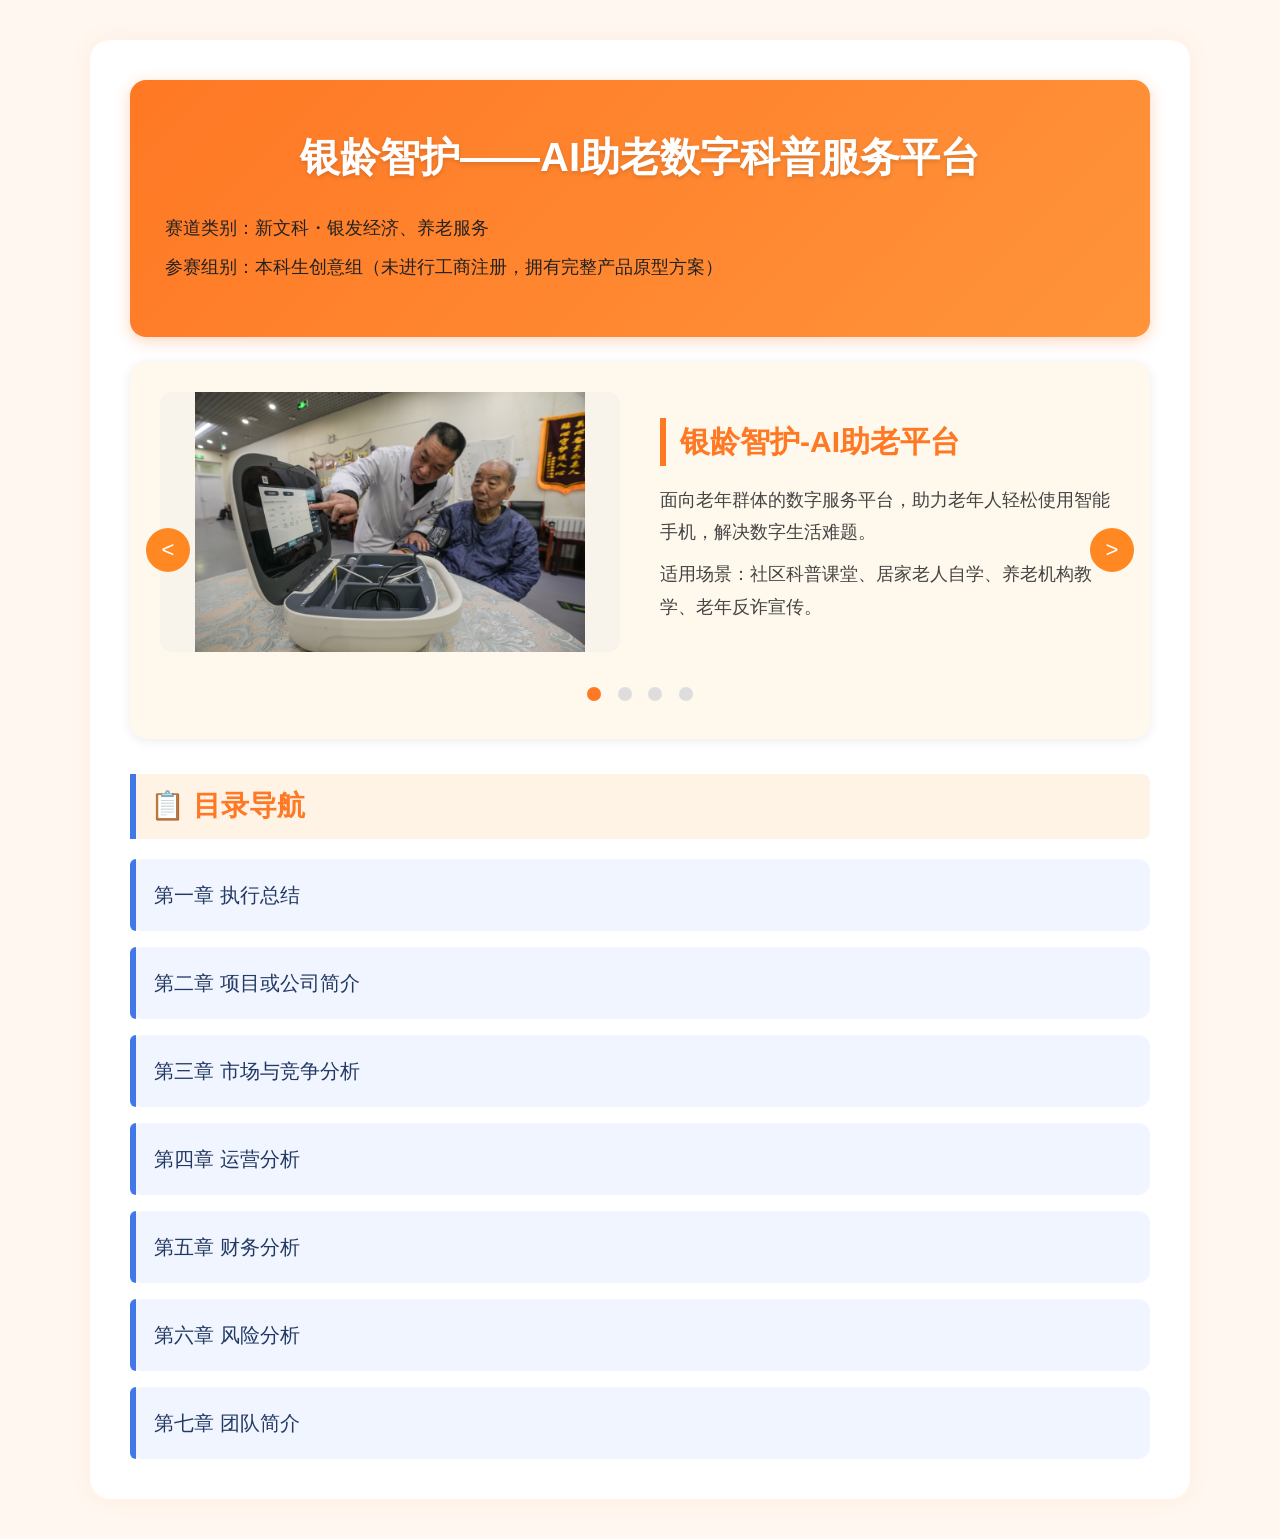
<file: ylzh-source/index.html>
<!DOCTYPE html>
<html lang="zh-CN">
<head>
    <meta charset="UTF-8">
    <meta name="viewport" content="width=device-width, initial-scale=1.0">
    <title>银龄智护｜AI助老数字科普服务平台</title>
    <style>
        * {
            margin: 0;
            padding: 0;
            box-sizing: border-box;
        }

        body {
            font-family: "Microsoft YaHei", "PingFang SC", sans-serif;
            background-color: #fff7f0; /* 页面最外层浅橙底色 */
            color: #333;
            line-height: 1.6;
            padding: 40px 20px;
        }
        /* 外层白色大圆角卡片，全部内容装在这里面 */
        .page-wrap {
            max-width: 1100px;
            margin: 0 auto;
            background: #ffffff;
            border-radius: 20px;
            padding: 40px;
            box-shadow: 0 0 22px rgba(255,120,36,0.08);
        }

        /* 顶部橙色标题块 */
        .page-header {
            background: linear-gradient(135deg, #ff7824, #ff943b);
            border-radius: 16px;
            padding: 45px 35px;
            margin-bottom: 25px;
            box-shadow: 0 4px 15px rgba(255, 120, 36, 0.3);
        }

        .page-header h1 {
            color: #ffffff;
            text-align: center;
            font-size: 40px;
            font-weight: bold;
            margin-bottom: 25px;
            text-shadow: 0 2px 4px rgba(0, 0, 0, 0.15);
        }

        .meta-info p {
            color: #222222;
            font-size: 18px;
            margin: 10px 0;
            font-weight: 500;
        }

        /* 轮播容器 */
        .slider-wrap {
            position: relative;
            overflow: hidden;
            border-radius: 16px;
            background: #fff8ec;
            padding: 30px;
            margin-bottom: 35px;
            box-shadow: 0 2px 12px rgba(0, 0, 0, 0.08);
        }

        .slider-item {
            display: none;
        }

        .slider-item.active {
            display: block;
        }

        .slider-inner {
            display: flex;
            gap: 40px;
            align-items: center;
        }

        .slider-photo {
            width: 50%;
        }

        .slider-photo img {
            width: 100%;
            height: 260px;
            object-fit: contain;
            border-radius: 12px;
            background: #f8f4ec;
        }

        .slider-info {
            width: 50%;
        }

        .slider-info h3 {
            font-size: 30px;
            color: #ff7824;
            border-left: 6px solid #ff7824;
            padding-left: 14px;
            margin-bottom: 18px;
        }

        .slider-info p {
            font-size: 18px;
            color: #444;
            line-height: 1.8;
            margin: 10px 0;
        }

        /* 左右切换按钮 */
        .slider-btn {
            position: absolute;
            top: 50%;
            transform: translateY(-50%);
            width: 44px;
            height: 44px;
            border-radius: 50%;
            border: none;
            background: #ff8822;
            color: #fff;
            font-size: 22px;
            cursor: pointer;
            z-index: 10;
            transition: 0.3s;
        }

        .slider-btn:hover {
            background: #ff6b1a;
        }

        .prev-btn {
            left: 16px;
        }

        .next-btn {
            right: 16px;
        }

        /* 底部圆点 */
        .slider-dots {
            position: relative;
            margin-top: 24px;
            text-align: center;
        }

        .dot {
            display: inline-block;
            width: 14px;
            height: 14px;
            border-radius: 50%;
            background: #ddd;
            margin: 0 6px;
            cursor: pointer;
            transition: 0.3s;
        }

        .dot.active {
            background: #ff7824;
        }

        /* ========== 目录导航 截图样式 ========== */
        main h2 {
            font-size: 28px;
            color: #ff7824;
            margin-bottom: 20px;
            padding-left: 12px;
            border-left: 6px solid #4078e8;
            background-color: #fff3e6;
            padding:10px 14px;
            border-radius:0 8px 8px 0;
        }

        .nav-list {
            list-style: none;
            display: flex;
            flex-direction: column;
            gap:16px;
        }

        .nav-list li a {
            display:block;
            padding:20px 24px;
            background:#f0f5ff;
            color:#233963;
            text-decoration:none;
            border-radius:12px;
            font-size:20px;
            font-weight:500;
            position:relative;
            transition:0.3s;
        }
        /* 默认左侧蓝色竖线 */
        .nav-list li a::before{
            content:"";
            position:absolute;
            left:0;
            top:0;
            width:6px;
            height:100%;
            background:#4078e8;
            border-top-left-radius:12px;
            border-bottom-left-radius:12px;
        }

        /* hover激活状态：橙色样式 */
        .nav-list li a:hover{
            background:#fff3e6;
            color:#ff7824;
        }
        .nav-list li a:hover::before{
            background:#ff7824;
        }

        /* 返回顶部按钮 */
        #backTop {
            position: fixed;
            bottom: 40px;
            right: 40px;
            padding: 12px 20px;
            background: #ff8838;
            color: white;
            border: none;
            border-radius: 25px;
            cursor: pointer;
            display: none;
            z-index: 999;
            font-size: 15px;
            box-shadow: 0 3px 12px rgba(255, 136, 56, 0.45);
            transition: 0.3s;
        }

        #backTop:hover {
            background: #ff6b1a;
        }

        /* 移动端适配 */
        @media (max-width: 768px) {
            body{
                padding:20px 10px;
            }
            .page-wrap{
                padding:20px;
            }
            .page-header {
                padding: 28px 20px;
            }
            .page-header h1 {
                font-size: 26px;
            }
            .meta-info p {
                font-size: 16px;
            }
            .slider-inner {
                flex-direction: column;
                gap: 20px;
            }
            .slider-photo,
            .slider-info {
                width: 100%;
            }
            .slider-photo img {
                height: 200px;
            }
            .slider-info h3 {
                font-size: 22px;
            }
            .slider-info p {
                font-size: 16px;
            }
        }
    </style>
</head>
<body>
<div class="page-wrap"> <!-- 外层白色圆角卡片 -->
    <!-- 顶部橙色标题块 -->
    <header class="page-header">
        <h1>银龄智护——AI助老数字科普服务平台</h1>
        <div class="meta-info">
            <p>赛道类别：新文科・银发经济、养老服务</p>
            <p>参赛组别：本科生创意组（未进行工商注册，拥有完整产品原型方案）</p>
        </div>
    </header>

    <!-- 轮播模块：左图右文，4张 -->
    <div class="slider-wrap">
        <div class="slider-item active">
            <div class="slider-inner">
                <div class="slider-photo">
                    <img src="images/one.jpg" alt="银龄智护">
                </div>
                <div class="slider-info">
                    <h3>银龄智护‑AI助老平台</h3>
                    <p>面向老年群体的数字服务平台，助力老年人轻松使用智能手机，解决数字生活难题。</p>
                    <p>适用场景：社区科普课堂、居家老人自学、养老机构教学、老年反诈宣传。</p>
                </div>
            </div>
        </div>

        <div class="slider-item">
            <div class="slider-inner">
                <div class="slider-photo">
                    <img src="images/two.jpeg" alt="银龄智护使用场景">
                </div>
                <div class="slider-info">
                    <h3>平台服务内容</h3>
                    <p>手机基础操作教学、线上挂号、生活缴费、健康监测提醒、紧急求助、反诈科普。</p>
                    <p>通过图文、短视频、语音引导，降低老年人学习门槛。</p>
                </div>
            </div>
        </div>

        <div class="slider-item">
            <div class="slider-inner">
                <div class="slider-photo">
                    <img src="images/three.jpg" alt="银龄智护价值">
                </div>
                <div class="slider-info">
                    <h3>项目价值</h3>
                    <p>跨越数字鸿沟，让老年人也能享受数字化带来的便利，守护老人财产与健康安全。</p>
                </div>
            </div>
        </div>

        <div class="slider-item">
            <div class="slider-inner">
                <div class="slider-photo">
                    <img src="images/four.jpg" alt="银龄智护科普实践">
                </div>
                <div class="slider-info">
                    <h3>线下科普实践</h3>
                    <p>走进社区开展公益教学，手把手帮助老年人掌握智能设备，提升防诈骗意识。</p>
                </div>
            </div>
        </div>

        <button class="slider-btn prev-btn">&lt;</button>
        <button class="slider-btn next-btn">&gt;</button>

        <div class="slider-dots">
            <span class="dot active"></span>
            <span class="dot"></span>
            <span class="dot"></span>
            <span class="dot"></span>
        </div>
    </div>

    <!-- 目录导航 -->
    <main>
        <h2>📋 目录导航</h2>
        <ul class="nav-list">
            <li><a href="chapter1.html">第一章 执行总结</a></li>
            <li><a href="chapter2.html">第二章 项目或公司简介</a></li>
            <li><a href="chapter3.html">第三章 市场与竞争分析</a></li>
            <li><a href="chapter4.html">第四章 运营分析</a></li>
            <li><a href="chapter5.html">第五章 财务分析</a></li>
            <li><a href="chapter6.html">第六章 风险分析</a></li>
            <li><a href="chapter7.html">第七章 团队简介</a></li>
          
        </ul>
    </main>
</div>

<!-- 返回顶部按钮 -->
<button id="backTop">返回顶部</button>

<script>
    // ========== 轮播逻辑 ==========
    const items = document.querySelectorAll('.slider-item');
    const dots = document.querySelectorAll('.dot');
    const prevBtn = document.querySelector('.prev-btn');
    const nextBtn = document.querySelector('.next-btn');
    let index = 0;

    function changeSlide(i) {
        items[index].classList.remove('active');
        dots[index].classList.remove('active');
        index = i;
        items[index].classList.add('active');
        dots[index].classList.add('active');
    }

    function next() {
        let newIdx = (index + 1) % items.length;
        changeSlide(newIdx);
    }

    function prev() {
        let newIdx = (index - 1 + items.length) % items.length;
        changeSlide(newIdx);
    }

    nextBtn.addEventListener('click', next);
    prevBtn.addEventListener('click', prev);

    dots.forEach((dot, i) => {
        dot.addEventListener('click', () => changeSlide(i));
    });

    // 自动轮播，4秒切换
    let timer = setInterval(next, 4000);

    // 鼠标悬浮暂停
    document.querySelector('.slider-wrap').addEventListener('mouseenter', () => clearInterval(timer));
    document.querySelector('.slider-wrap').addEventListener('mouseleave', () => {
        timer = setInterval(next, 4000);
    });

    // ========== 返回顶部 ==========
    const backTopBtn = document.getElementById('backTop');

    window.addEventListener('scroll', () => {
        if (window.scrollY > 300) {
            backTopBtn.style.display = 'block';
        } else {
            backTopBtn.style.display = 'none';
        }
    });

    backTopBtn.addEventListener('click', () => {
        window.scrollTo({ top: 0, behavior: 'smooth' });
    });
</script>
</body>
</html>
</file>
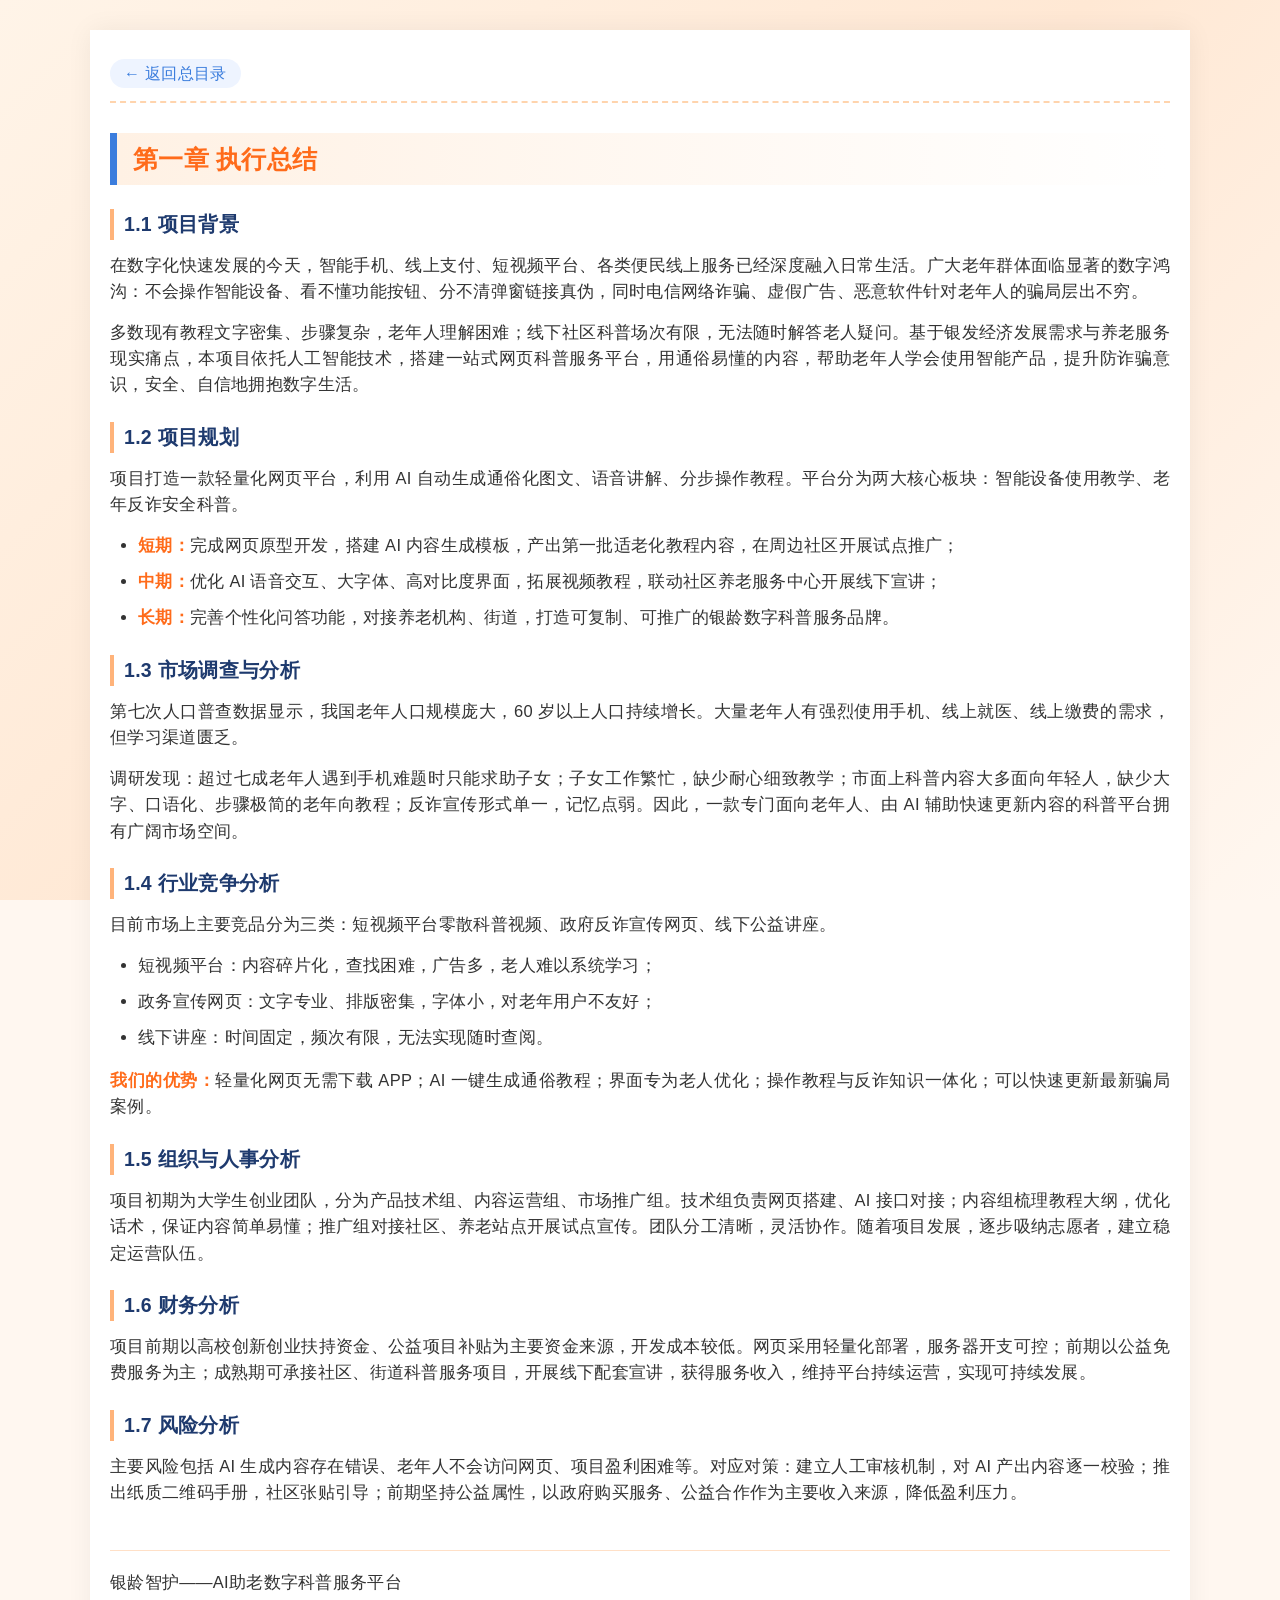
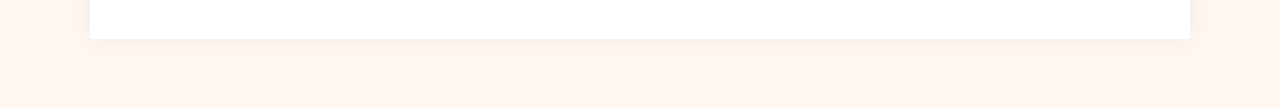
<file: ylzh-source/chapter1.html>
<!DOCTYPE html>
<html lang="zh-CN">
<head>
    <meta charset="UTF-8">
    <meta name="viewport" content="width=device-width, initial-scale=1.0">
    <title>第一章 执行总结｜银龄智护</title>
    <link rel="stylesheet" href="style.css">
</head>
<body>
<div class="container">
    <div class="top-nav">
        <a href="index.html">← 返回总目录</a>
    </div>

    <main class="content">
        <h2>第一章 执行总结</h2>

        <h3>1.1 项目背景</h3>
        <p>在数字化快速发展的今天，智能手机、线上支付、短视频平台、各类便民线上服务已经深度融入日常生活。广大老年群体面临显著的数字鸿沟：不会操作智能设备、看不懂功能按钮、分不清弹窗链接真伪，同时电信网络诈骗、虚假广告、恶意软件针对老年人的骗局层出不穷。</p>
        <p>多数现有教程文字密集、步骤复杂，老年人理解困难；线下社区科普场次有限，无法随时解答老人疑问。基于银发经济发展需求与养老服务现实痛点，本项目依托人工智能技术，搭建一站式网页科普服务平台，用通俗易懂的内容，帮助老年人学会使用智能产品，提升防诈骗意识，安全、自信地拥抱数字生活。</p>

        <h3>1.2 项目规划</h3>
        <p>项目打造一款轻量化网页平台，利用 AI 自动生成通俗化图文、语音讲解、分步操作教程。平台分为两大核心板块：智能设备使用教学、老年反诈安全科普。</p>
        <ul>
            <li><strong>短期：</strong>完成网页原型开发，搭建 AI 内容生成模板，产出第一批适老化教程内容，在周边社区开展试点推广；</li>
            <li><strong>中期：</strong>优化 AI 语音交互、大字体、高对比度界面，拓展视频教程，联动社区养老服务中心开展线下宣讲；</li>
            <li><strong>长期：</strong>完善个性化问答功能，对接养老机构、街道，打造可复制、可推广的银龄数字科普服务品牌。</li>
        </ul>

        <h3>1.3 市场调查与分析</h3>
        <p>第七次人口普查数据显示，我国老年人口规模庞大，60 岁以上人口持续增长。大量老年人有强烈使用手机、线上就医、线上缴费的需求，但学习渠道匮乏。</p>
        <p>调研发现：超过七成老年人遇到手机难题时只能求助子女；子女工作繁忙，缺少耐心细致教学；市面上科普内容大多面向年轻人，缺少大字、口语化、步骤极简的老年向教程；反诈宣传形式单一，记忆点弱。因此，一款专门面向老年人、由 AI 辅助快速更新内容的科普平台拥有广阔市场空间。</p>

        <h3>1.4 行业竞争分析</h3>
        <p>目前市场上主要竞品分为三类：短视频平台零散科普视频、政府反诈宣传网页、线下公益讲座。</p>
        <ul>
            <li>短视频平台：内容碎片化，查找困难，广告多，老人难以系统学习；</li>
            <li>政务宣传网页：文字专业、排版密集，字体小，对老年用户不友好；</li>
            <li>线下讲座：时间固定，频次有限，无法实现随时查阅。</li>
        </ul>
        <p><strong>我们的优势：</strong>轻量化网页无需下载 APP；AI 一键生成通俗教程；界面专为老人优化；操作教程与反诈知识一体化；可以快速更新最新骗局案例。</p>

        <h3>1.5 组织与人事分析</h3>
        <p>项目初期为大学生创业团队，分为产品技术组、内容运营组、市场推广组。技术组负责网页搭建、AI 接口对接；内容组梳理教程大纲，优化话术，保证内容简单易懂；推广组对接社区、养老站点开展试点宣传。团队分工清晰，灵活协作。随着项目发展，逐步吸纳志愿者，建立稳定运营队伍。</p>

        <h3>1.6 财务分析</h3>
        <p>项目前期以高校创新创业扶持资金、公益项目补贴为主要资金来源，开发成本较低。网页采用轻量化部署，服务器开支可控；前期以公益免费服务为主；成熟期可承接社区、街道科普服务项目，开展线下配套宣讲，获得服务收入，维持平台持续运营，实现可持续发展。</p>

        <h3>1.7 风险分析</h3>
        <p>主要风险包括 AI 生成内容存在错误、老年人不会访问网页、项目盈利困难等。对应对策：建立人工审核机制，对 AI 产出内容逐一校验；推出纸质二维码手册，社区张贴引导；前期坚持公益属性，以政府购买服务、公益合作作为主要收入来源，降低盈利压力。</p>
    </main>

    <footer class="page-footer">
        <p>银龄智护——AI助老数字科普服务平台</p>
    </footer>
</div>
<script src="js/main.js"></script>
</body>
</html>
</file>
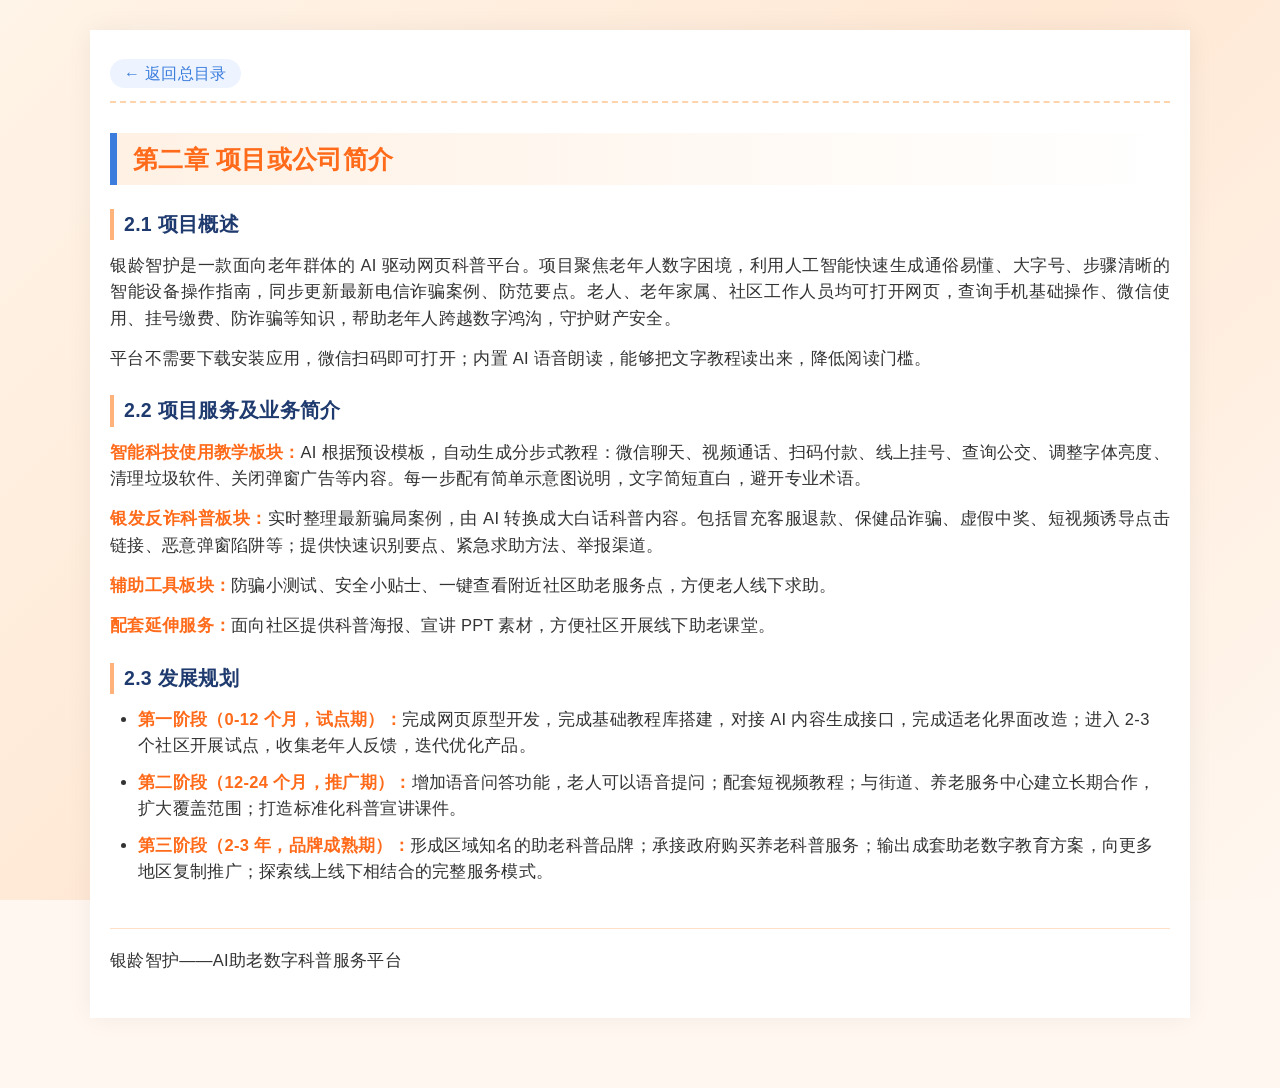
<file: ylzh-source/chapter2.html>
<!DOCTYPE html>
<html lang="zh-CN">
<head>
    <meta charset="UTF-8">
    <meta name="viewport" content="width=device-width, initial-scale=1.0">
    <title>第二章 项目或公司简介｜银龄智护</title>
    <link rel="stylesheet" href="style.css">
</head>
<body>
<div class="container">
    <div class="top-nav">
        <a href="index.html">← 返回总目录</a>
    </div>

    <main class="content">
        <h2>第二章 项目或公司简介</h2>

        <h3>2.1 项目概述</h3>
        <p>银龄智护是一款面向老年群体的 AI 驱动网页科普平台。项目聚焦老年人数字困境，利用人工智能快速生成通俗易懂、大字号、步骤清晰的智能设备操作指南，同步更新最新电信诈骗案例、防范要点。老人、老年家属、社区工作人员均可打开网页，查询手机基础操作、微信使用、挂号缴费、防诈骗等知识，帮助老年人跨越数字鸿沟，守护财产安全。</p>
        <p>平台不需要下载安装应用，微信扫码即可打开；内置 AI 语音朗读，能够把文字教程读出来，降低阅读门槛。</p>

        <h3>2.2 项目服务及业务简介</h3>
        <p><strong>智能科技使用教学板块：</strong>AI 根据预设模板，自动生成分步式教程：微信聊天、视频通话、扫码付款、线上挂号、查询公交、调整字体亮度、清理垃圾软件、关闭弹窗广告等内容。每一步配有简单示意图说明，文字简短直白，避开专业术语。</p>
        <p><strong>银发反诈科普板块：</strong>实时整理最新骗局案例，由 AI 转换成大白话科普内容。包括冒充客服退款、保健品诈骗、虚假中奖、短视频诱导点击链接、恶意弹窗陷阱等；提供快速识别要点、紧急求助方法、举报渠道。</p>
        <p><strong>辅助工具板块：</strong>防骗小测试、安全小贴士、一键查看附近社区助老服务点，方便老人线下求助。</p>
        <p><strong>配套延伸服务：</strong>面向社区提供科普海报、宣讲 PPT 素材，方便社区开展线下助老课堂。</p>

        <h3>2.3 发展规划</h3>
        <ul>
            <li><strong>第一阶段（0‑12 个月，试点期）：</strong>完成网页原型开发，完成基础教程库搭建，对接 AI 内容生成接口，完成适老化界面改造；进入 2‑3 个社区开展试点，收集老年人反馈，迭代优化产品。</li>
            <li><strong>第二阶段（12‑24 个月，推广期）：</strong>增加语音问答功能，老人可以语音提问；配套短视频教程；与街道、养老服务中心建立长期合作，扩大覆盖范围；打造标准化科普宣讲课件。</li>
            <li><strong>第三阶段（2‑3 年，品牌成熟期）：</strong>形成区域知名的助老科普品牌；承接政府购买养老科普服务；输出成套助老数字教育方案，向更多地区复制推广；探索线上线下相结合的完整服务模式。</li>
        </ul>
    </main>

    <footer class="page-footer">
        <p>银龄智护——AI助老数字科普服务平台</p>
    </footer>
</div>
<script src="js/main.js"></script>
</body>
</html>
</file>
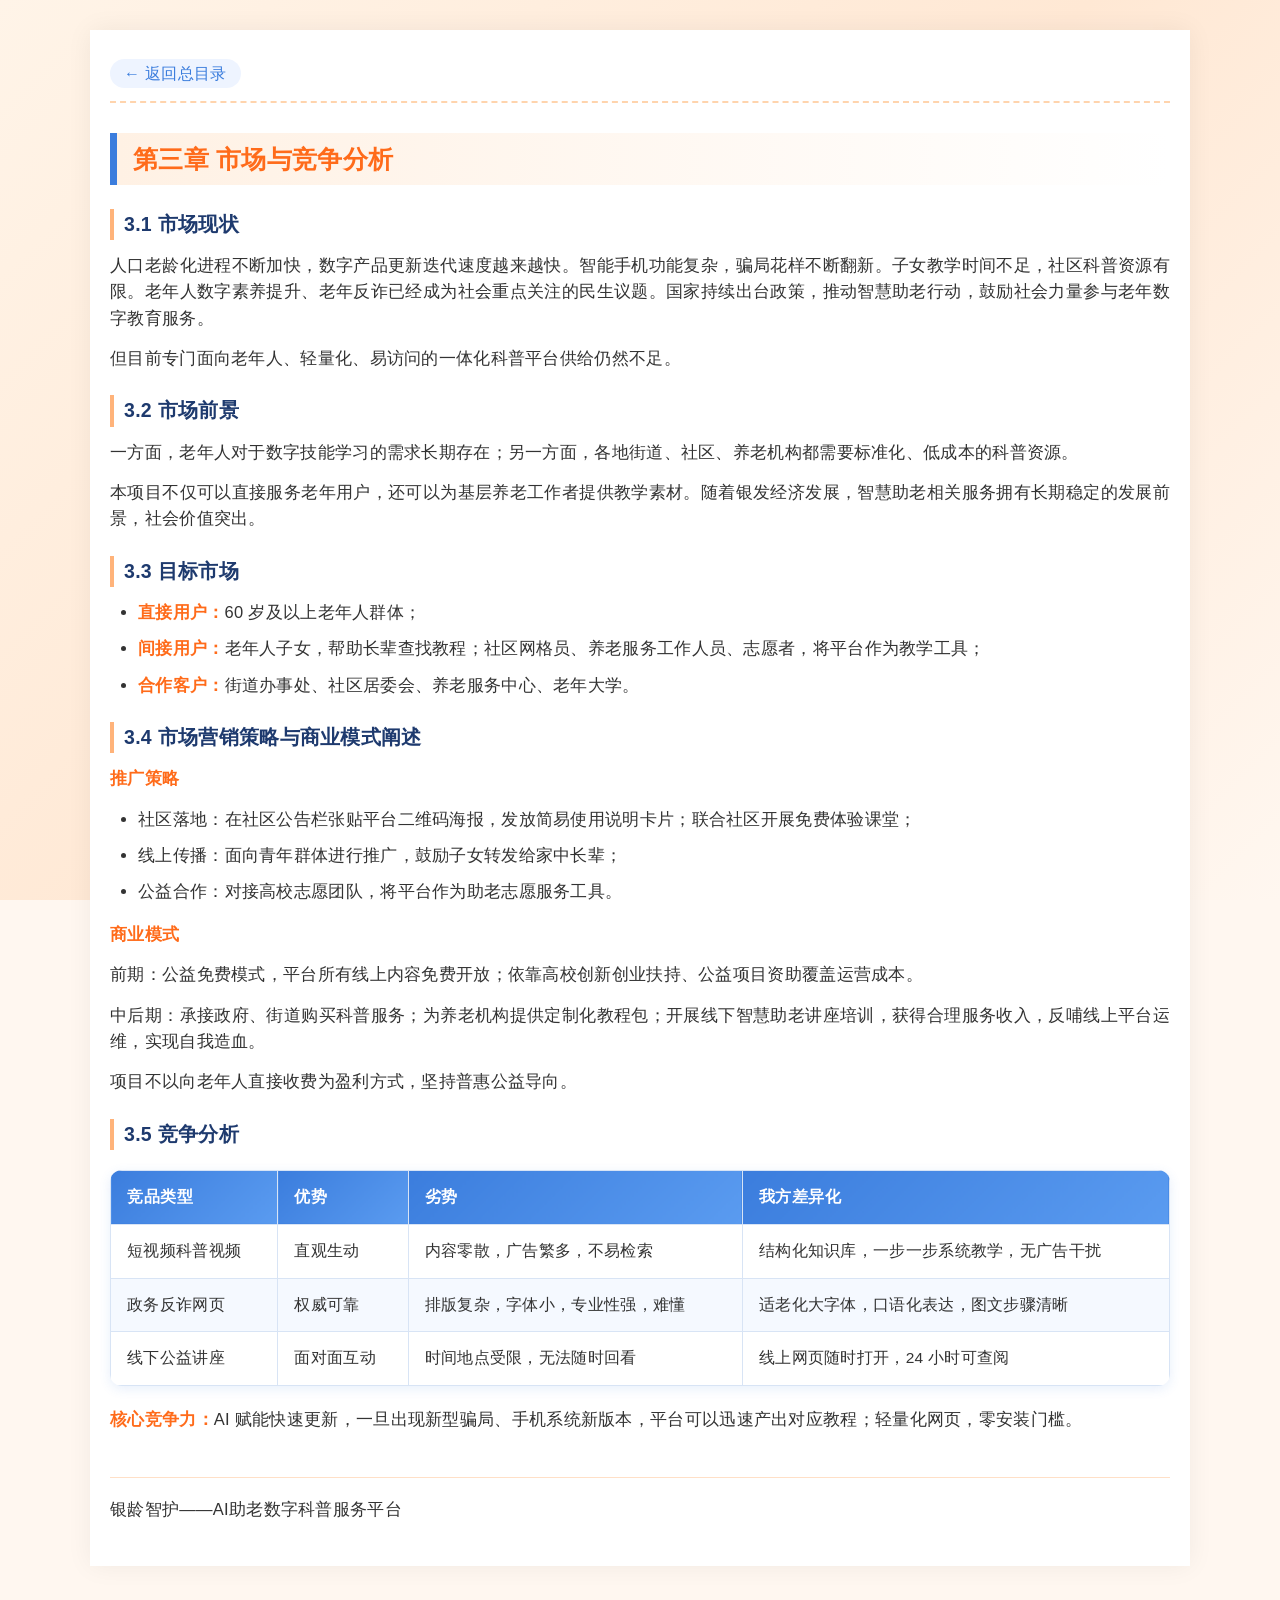
<file: ylzh-source/chapter3.html>
<!DOCTYPE html>
<html lang="zh-CN">
<head>
    <meta charset="UTF-8">
    <meta name="viewport" content="width=device-width, initial-scale=1.0">
    <title>第三章 市场与竞争分析｜银龄智护</title>
    <link rel="stylesheet" href="style.css">
</head>
<body>
<div class="container">
    <div class="top-nav">
        <a href="index.html">← 返回总目录</a>
    </div>

    <main class="content">
        <h2>第三章 市场与竞争分析</h2>

        <h3>3.1 市场现状</h3>
        <p>人口老龄化进程不断加快，数字产品更新迭代速度越来越快。智能手机功能复杂，骗局花样不断翻新。子女教学时间不足，社区科普资源有限。老年人数字素养提升、老年反诈已经成为社会重点关注的民生议题。国家持续出台政策，推动智慧助老行动，鼓励社会力量参与老年数字教育服务。</p>
        <p>但目前专门面向老年人、轻量化、易访问的一体化科普平台供给仍然不足。</p>

        <h3>3.2 市场前景</h3>
        <p>一方面，老年人对于数字技能学习的需求长期存在；另一方面，各地街道、社区、养老机构都需要标准化、低成本的科普资源。</p>
        <p>本项目不仅可以直接服务老年用户，还可以为基层养老工作者提供教学素材。随着银发经济发展，智慧助老相关服务拥有长期稳定的发展前景，社会价值突出。</p>

        <h3>3.3 目标市场</h3>
        <ul>
            <li><strong>直接用户：</strong>60 岁及以上老年人群体；</li>
            <li><strong>间接用户：</strong>老年人子女，帮助长辈查找教程；社区网格员、养老服务工作人员、志愿者，将平台作为教学工具；</li>
            <li><strong>合作客户：</strong>街道办事处、社区居委会、养老服务中心、老年大学。</li>
        </ul>

        <h3>3.4 市场营销策略与商业模式阐述</h3>
        <p><strong>推广策略</strong></p>
        <ul>
            <li>社区落地：在社区公告栏张贴平台二维码海报，发放简易使用说明卡片；联合社区开展免费体验课堂；</li>
            <li>线上传播：面向青年群体进行推广，鼓励子女转发给家中长辈；</li>
            <li>公益合作：对接高校志愿团队，将平台作为助老志愿服务工具。</li>
        </ul>
        <p><strong>商业模式</strong></p>
        <p>前期：公益免费模式，平台所有线上内容免费开放；依靠高校创新创业扶持、公益项目资助覆盖运营成本。</p>
        <p>中后期：承接政府、街道购买科普服务；为养老机构提供定制化教程包；开展线下智慧助老讲座培训，获得合理服务收入，反哺线上平台运维，实现自我造血。</p>
        <p>项目不以向老年人直接收费为盈利方式，坚持普惠公益导向。</p>

        <h3>3.5 竞争分析</h3>
        <div class="table-wrap">
            <table>
                <thead>
                    <tr>
                        <th>竞品类型</th>
                        <th>优势</th>
                        <th>劣势</th>
                        <th>我方差异化</th>
                    </tr>
                </thead>
                <tbody>
                    <tr>
                        <td>短视频科普视频</td>
                        <td>直观生动</td>
                        <td>内容零散，广告繁多，不易检索</td>
                        <td>结构化知识库，一步一步系统教学，无广告干扰</td>
                    </tr>
                    <tr>
                        <td>政务反诈网页</td>
                        <td>权威可靠</td>
                        <td>排版复杂，字体小，专业性强，难懂</td>
                        <td>适老化大字体，口语化表达，图文步骤清晰</td>
                    </tr>
                    <tr>
                        <td>线下公益讲座</td>
                        <td>面对面互动</td>
                        <td>时间地点受限，无法随时回看</td>
                        <td>线上网页随时打开，24 小时可查阅</td>
                    </tr>
                </tbody>
            </table>
        </div>
        <p><strong>核心竞争力：</strong>AI 赋能快速更新，一旦出现新型骗局、手机系统新版本，平台可以迅速产出对应教程；轻量化网页，零安装门槛。</p>
    </main>

    <footer class="page-footer">
        <p>银龄智护——AI助老数字科普服务平台</p>
    </footer>
</div>
<script src="js/main.js"></script>
</body>
</html>
</file>
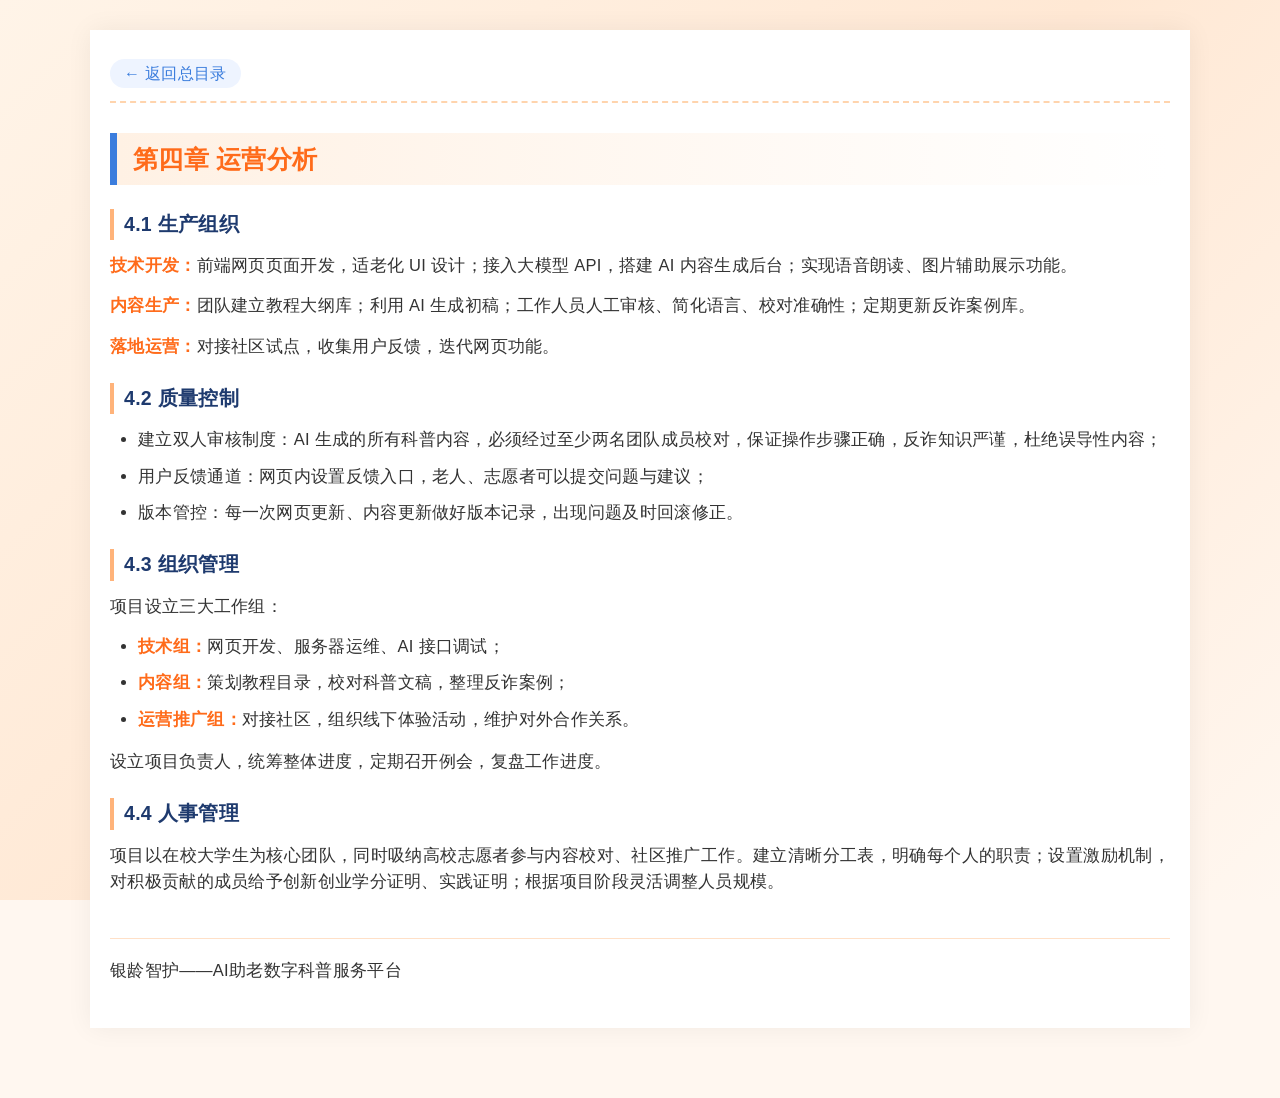
<file: ylzh-source/chapter4.html>
<!DOCTYPE html>
<html lang="zh-CN">
<head>
    <meta charset="UTF-8">
    <meta name="viewport" content="width=device-width, initial-scale=1.0">
    <title>第四章 运营分析｜银龄智护</title>
    <link rel="stylesheet" href="style.css">
</head>
<body>
<div class="container">
    <div class="top-nav">
        <a href="index.html">← 返回总目录</a>
    </div>

    <main class="content">
        <h2>第四章 运营分析</h2>

        <h3>4.1 生产组织</h3>
        <p><strong>技术开发：</strong>前端网页页面开发，适老化 UI 设计；接入大模型 API，搭建 AI 内容生成后台；实现语音朗读、图片辅助展示功能。</p>
        <p><strong>内容生产：</strong>团队建立教程大纲库；利用 AI 生成初稿；工作人员人工审核、简化语言、校对准确性；定期更新反诈案例库。</p>
        <p><strong>落地运营：</strong>对接社区试点，收集用户反馈，迭代网页功能。</p>

        <h3>4.2 质量控制</h3>
        <ul>
            <li>建立双人审核制度：AI 生成的所有科普内容，必须经过至少两名团队成员校对，保证操作步骤正确，反诈知识严谨，杜绝误导性内容；</li>
            <li>用户反馈通道：网页内设置反馈入口，老人、志愿者可以提交问题与建议；</li>
            <li>版本管控：每一次网页更新、内容更新做好版本记录，出现问题及时回滚修正。</li>
        </ul>

        <h3>4.3 组织管理</h3>
        <p>项目设立三大工作组：</p>
        <ul>
            <li><strong>技术组：</strong>网页开发、服务器运维、AI 接口调试；</li>
            <li><strong>内容组：</strong>策划教程目录，校对科普文稿，整理反诈案例；</li>
            <li><strong>运营推广组：</strong>对接社区，组织线下体验活动，维护对外合作关系。</li>
        </ul>
        <p>设立项目负责人，统筹整体进度，定期召开例会，复盘工作进度。</p>

        <h3>4.4 人事管理</h3>
        <p>项目以在校大学生为核心团队，同时吸纳高校志愿者参与内容校对、社区推广工作。建立清晰分工表，明确每个人的职责；设置激励机制，对积极贡献的成员给予创新创业学分证明、实践证明；根据项目阶段灵活调整人员规模。</p>
    </main>

    <footer class="page-footer">
        <p>银龄智护——AI助老数字科普服务平台</p>
    </footer>
</div>
<script src="js/main.js"></script>
</body>
</html>
</file>
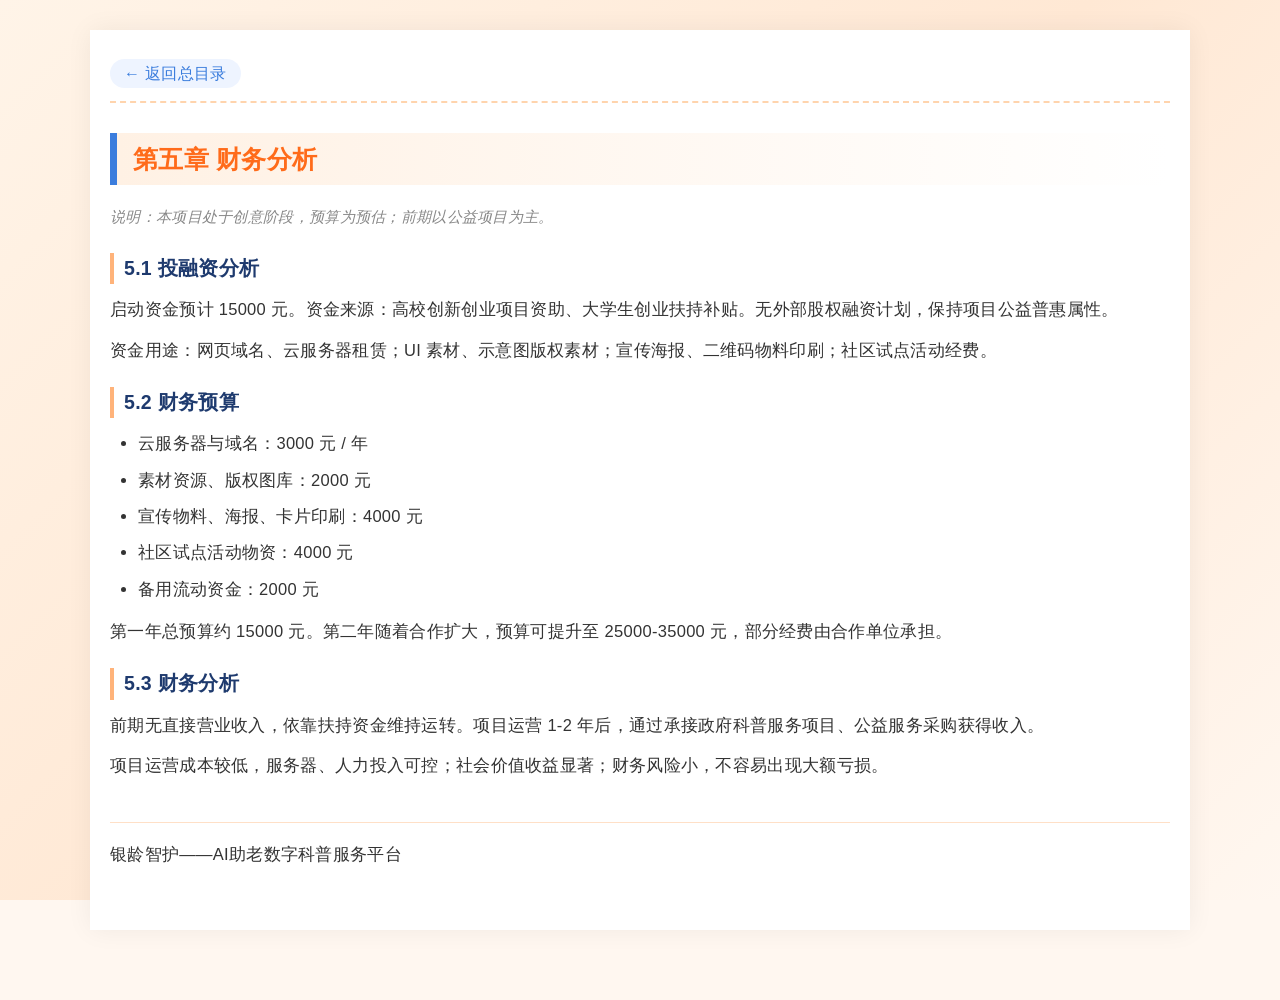
<file: ylzh-source/chapter5.html>
<!DOCTYPE html>
<html lang="zh-CN">
<head>
    <meta charset="UTF-8">
    <meta name="viewport" content="width=device-width, initial-scale=1.0">
    <title>第五章 财务分析｜银龄智护</title>
    <link rel="stylesheet" href="style.css">
</head>
<body>
<div class="container">
    <div class="top-nav">
        <a href="index.html">← 返回总目录</a>
    </div>

    <main class="content">
        <h2>第五章 财务分析</h2>
        <p><em>说明：本项目处于创意阶段，预算为预估；前期以公益项目为主。</em></p>

        <h3>5.1 投融资分析</h3>
        <p>启动资金预计 15000 元。资金来源：高校创新创业项目资助、大学生创业扶持补贴。无外部股权融资计划，保持项目公益普惠属性。</p>
        <p>资金用途：网页域名、云服务器租赁；UI 素材、示意图版权素材；宣传海报、二维码物料印刷；社区试点活动经费。</p>

        <h3>5.2 财务预算</h3>
        <ul>
            <li>云服务器与域名：3000 元 / 年</li>
            <li>素材资源、版权图库：2000 元</li>
            <li>宣传物料、海报、卡片印刷：4000 元</li>
            <li>社区试点活动物资：4000 元</li>
            <li>备用流动资金：2000 元</li>
        </ul>
        <p>第一年总预算约 15000 元。第二年随着合作扩大，预算可提升至 25000‑35000 元，部分经费由合作单位承担。</p>

        <h3>5.3 财务分析</h3>
        <p>前期无直接营业收入，依靠扶持资金维持运转。项目运营 1‑2 年后，通过承接政府科普服务项目、公益服务采购获得收入。</p>
        <p>项目运营成本较低，服务器、人力投入可控；社会价值收益显著；财务风险小，不容易出现大额亏损。</p>
    </main>

    <footer class="page-footer">
        <p>银龄智护——AI助老数字科普服务平台</p>
    </footer>
</div>
<script src="js/main.js"></script>
</body>
</html>
</file>
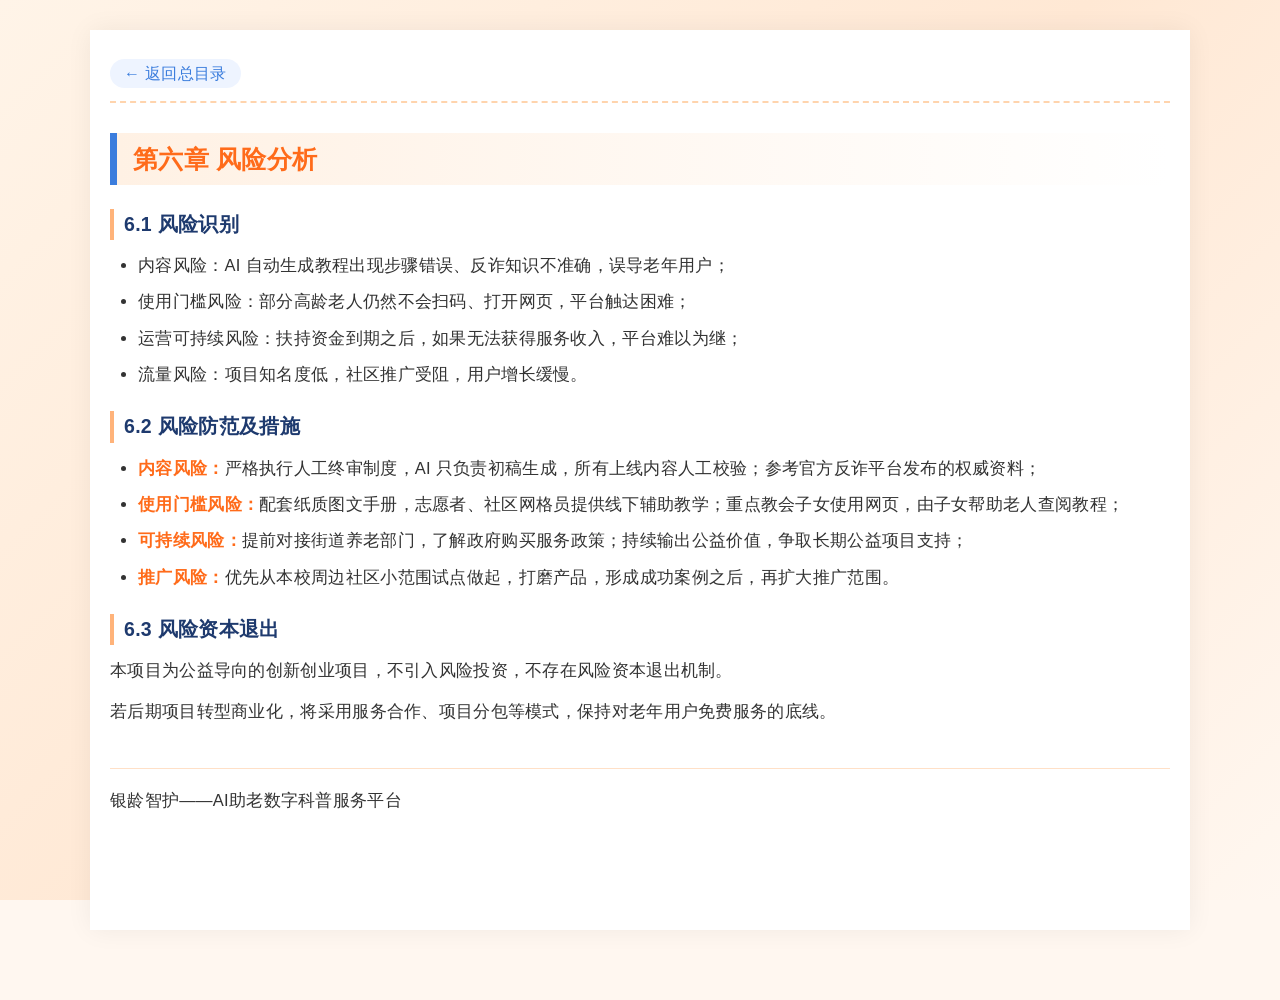
<file: ylzh-source/chapter6.html>
<!DOCTYPE html>
<html lang="zh-CN">
<head>
    <meta charset="UTF-8">
    <meta name="viewport" content="width=device-width, initial-scale=1.0">
    <title>第六章 风险分析｜银龄智护</title>
    <link rel="stylesheet" href="style.css">
</head>
<body>
<div class="container">
    <div class="top-nav">
        <a href="index.html">← 返回总目录</a>
    </div>

    <main class="content">
        <h2>第六章 风险分析</h2>

        <h3>6.1 风险识别</h3>
        <ul>
            <li>内容风险：AI 自动生成教程出现步骤错误、反诈知识不准确，误导老年用户；</li>
            <li>使用门槛风险：部分高龄老人仍然不会扫码、打开网页，平台触达困难；</li>
            <li>运营可持续风险：扶持资金到期之后，如果无法获得服务收入，平台难以为继；</li>
            <li>流量风险：项目知名度低，社区推广受阻，用户增长缓慢。</li>
        </ul>

        <h3>6.2 风险防范及措施</h3>
        <ul>
            <li><strong>内容风险：</strong>严格执行人工终审制度，AI 只负责初稿生成，所有上线内容人工校验；参考官方反诈平台发布的权威资料；</li>
            <li><strong>使用门槛风险：</strong>配套纸质图文手册，志愿者、社区网格员提供线下辅助教学；重点教会子女使用网页，由子女帮助老人查阅教程；</li>
            <li><strong>可持续风险：</strong>提前对接街道养老部门，了解政府购买服务政策；持续输出公益价值，争取长期公益项目支持；</li>
            <li><strong>推广风险：</strong>优先从本校周边社区小范围试点做起，打磨产品，形成成功案例之后，再扩大推广范围。</li>
        </ul>

        <h3>6.3 风险资本退出</h3>
        <p>本项目为公益导向的创新创业项目，不引入风险投资，不存在风险资本退出机制。</p>
        <p>若后期项目转型商业化，将采用服务合作、项目分包等模式，保持对老年用户免费服务的底线。</p>
    </main>

    <footer class="page-footer">
        <p>银龄智护——AI助老数字科普服务平台</p>
    </footer>
</div>
<script src="js/main.js"></script>
</body>
</html>
</file>
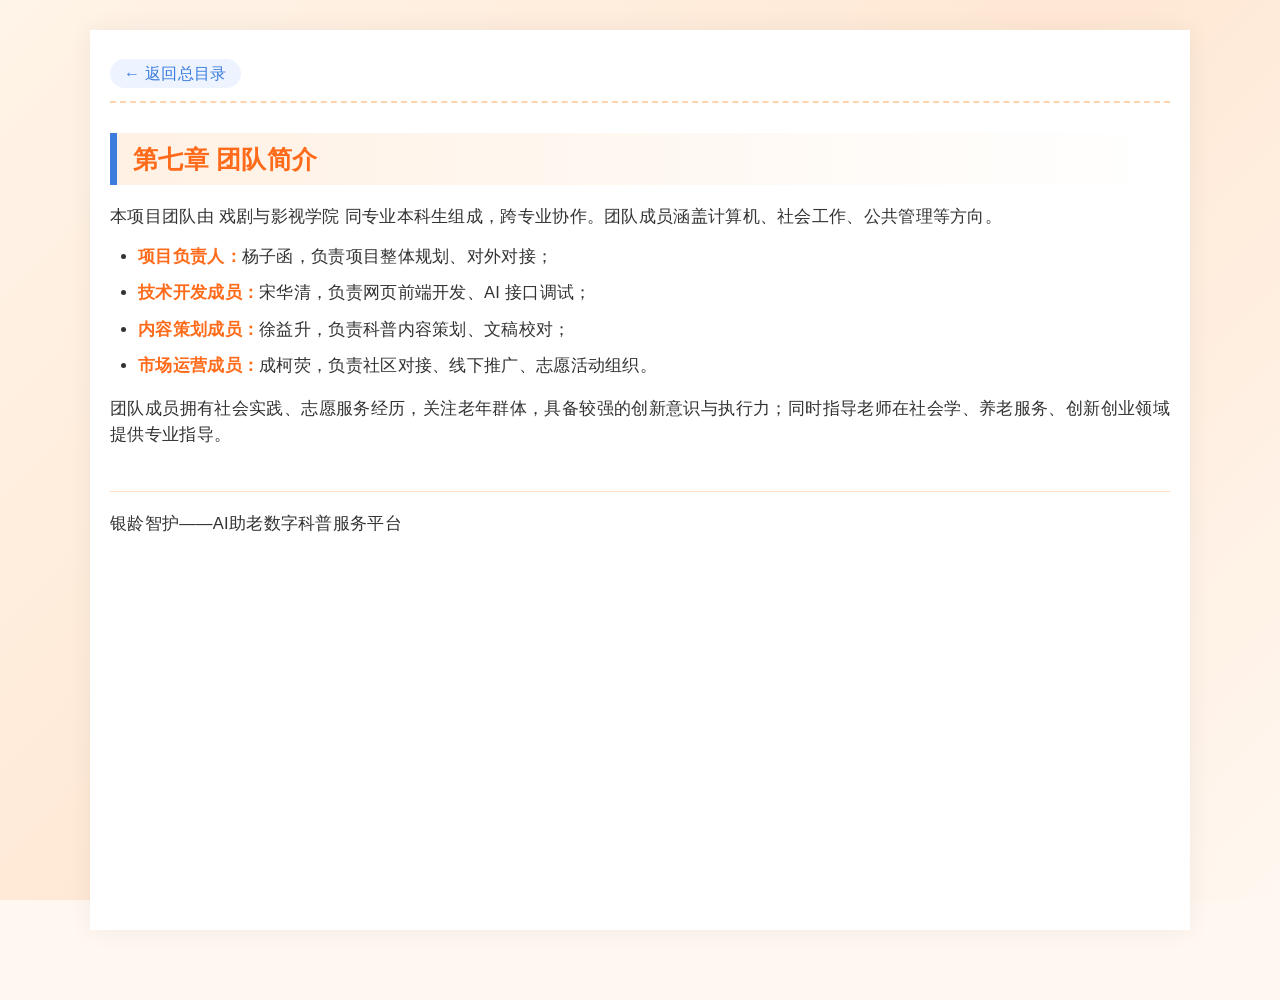
<file: ylzh-source/chapter7.html>
<!DOCTYPE html>
<html lang="zh-CN">
<head>
    <meta charset="UTF-8">
    <meta name="viewport" content="width=device-width, initial-scale=1.0">
    <title>第七章 团队简介｜银龄智护</title>
    <link rel="stylesheet" href="style.css">
</head>
<body>
<div class="container">
    <div class="top-nav">
        <a href="index.html">← 返回总目录</a>
    </div>

    <main class="content">
        <h2>第七章 团队简介</h2>

        <p>本项目团队由 戏剧与影视学院 同专业本科生组成，跨专业协作。团队成员涵盖计算机、社会工作、公共管理等方向。</p>
        <ul>
            <li><strong>项目负责人：</strong>杨子函，负责项目整体规划、对外对接；</li>
            <li><strong>技术开发成员：</strong>宋华清，负责网页前端开发、AI 接口调试；</li>
            <li><strong>内容策划成员：</strong>徐益升，负责科普内容策划、文稿校对；</li>
            <li><strong>市场运营成员：</strong>成柯荧，负责社区对接、线下推广、志愿活动组织。</li>
        </ul>
        <p>团队成员拥有社会实践、志愿服务经历，关注老年群体，具备较强的创新意识与执行力；同时指导老师在社会学、养老服务、创新创业领域提供专业指导。</p>
    </main>

    <footer class="page-footer">
        <p>银龄智护——AI助老数字科普服务平台</p>
    </footer>
</div>
<script src="js/main.js"></script>
</body>
</html>
</file>
<file: ylzh-source/style.css>
/* ============================================
   银龄智护 · 项目计划书网页
   配色对齐PPT：橙色主视觉 + 蓝色辅助
   ============================================ */

/* ===== 全局重置 ===== */
*{
    margin:0;
    padding:0;
    box-sizing:border-box;
}
html{
    scroll-behavior:smooth;
}

/* ===== 页面背景：暖橙渐变底 ===== */
body{
    font-family:"PingFang SC","Microsoft YaHei","Hiragino Sans GB","Source Han Sans CN",sans-serif;
    background:linear-gradient(135deg,#fff4e8 0%,#ffe8d4 50%,#fff7f0 100%);
    background-attachment:fixed;
    color:#2b2b2b;
    line-height:1.9;
    padding:30px 16px 70px;
    font-size:16.5px;
    letter-spacing:0.3px;
}

/* ===== 主体白色卡片容器 ===== */
.container {
    max-width: 1100px;
    margin: 0 auto;
    padding: 30px 20px;
    background-color: #ffffff;
    min-height: 100vh;
    box-shadow: 0 0 25px rgba(0, 0, 0, 0.06);
}

body {
    font-family: "Microsoft YaHei", "PingFang SC", sans-serif;
    background-color: #fff7f0;
    color: #333;
    line-height: 1.6;
}


/* ===== 首页大封面（橙渐变，对齐PPT） ===== */
.page-header{
    text-align:center;
    background:linear-gradient(135deg,#ff8c3a 0%,#ff6b1a 55%,#ff9a55 100%);
    padding:44px 30px;
    border-radius:16px;
    margin-bottom:38px;
    color:#fff;
    box-shadow:0 6px 20px rgba(255,120,40,0.30);
    position:relative;
    overflow:hidden;
}
.page-header::before{
    content:"";
    position:absolute;
    top:-40px;right:-40px;
    width:180px;height:180px;
    background:rgba(255,255,255,0.12);
    border-radius:50%;
}
.page-header::after{
    content:"";
    position:absolute;
    bottom:-50px;left:-30px;
    width:140px;height:140px;
    background:rgba(255,255,255,0.10);
    border-radius:50%;
}
.page-header h1{
    font-size:32px;
    color:#fff;
    margin-bottom:16px;
    font-weight:700;
    letter-spacing:2px;
    position:relative;
    z-index:1;
    text-shadow:0 2px 6px rgba(0,0,0,0.15);
}
.meta-info{
    font-size:16px;
    color:#fff;
    position:relative;
    z-index:1;
}
.meta-info p{
    margin-bottom:6px;
    font-size:15.5px;
    opacity:0.96;
}

/* ===== 章节标题 ===== */
section{
    margin-bottom:36px;
}
h2{
    font-size:25px;
    color:#ff6b1a;
    margin:30px 0 18px;
    border-left:7px solid #3b7ddd;
    padding:6px 0 6px 16px;
    background:linear-gradient(90deg,#fff1e4 0%,transparent 100%);
    border-radius:0 8px 8px 0;
    font-weight:700;
}
h3{
    font-size:19.5px;
    margin:24px 0 12px;
    color:#1e3a6e;
    font-weight:600;
    padding-left:10px;
    border-left:4px solid #ffb37a;
}
p{
    margin-bottom:14px;
    font-size:16.5px;
    text-align:justify;
    color:#333;
}
ul{
    padding-left:28px;
    margin-bottom:16px;
}
li{
    margin-bottom:10px;
    font-size:16.5px;
    color:#333;
}
strong{
    color:#ff6b1a;
    font-weight:600;
}
em{
    color:#888;
    font-style:italic;
    font-size:15px;
}

/* ===== 表格（蓝色表头，对齐PPT卡片） ===== */
.table-wrap{
    overflow-x:auto;
    margin:20px 0;
    border-radius:12px;
    box-shadow:0 3px 12px rgba(59,125,221,0.12);
}
table{
    width:100%;
    border-collapse:collapse;
}
table th,table td{
    border:1px solid #d8e4f5;
    padding:14px 16px;
    font-size:15.5px;
    text-align:left;
    vertical-align:top;
}
table th{
    background:linear-gradient(135deg,#3b7ddd,#5a9bf0);
    color:#fff;
    font-weight:600;
    letter-spacing:0.5px;
}
table tr:nth-child(even) td{
    background:#f5f9ff;
}
table tr:hover td{
    background:#fff4e8;
}

/* ===== 目录导航（卡片式） ===== */
.nav-list{
    list-style:none;
    padding-left:0;
    font-size:19px;
    margin:10px 0;
}
.nav-list li{
    margin:14px 0;
    padding:14px 20px;
    background:linear-gradient(135deg,#eef4ff,#f7faff);
    border-radius:10px;
    border-left:5px solid #3b7ddd;
    transition:all .25s ease;
}
.nav-list li:hover{
    background:linear-gradient(135deg,#fff1e4,#fff7f0);
    border-left-color:#ff6b1a;
    transform:translateX(6px);
    box-shadow:0 4px 14px rgba(255,120,40,0.18);
}
.nav-list a{
    color:#1e3a6e;
    text-decoration:none;
    display:block;
    font-weight:500;
}
.nav-list a:hover{
    color:#ff6b1a;
}

/* ===== 顶部返回目录 ===== */
.top-nav{
    margin-bottom:26px;
    padding-bottom:14px;
    border-bottom:2px dashed #ffd4ad;
}
.top-nav a{
    text-decoration:none;
    color:#3b7ddd;
    font-size:16px;
    font-weight:500;
    padding:6px 14px;
    background:#eef4ff;
    border-radius:20px;
    transition:all .2s;
}
.top-nav a:hover{
    background:#ff6b1a;
    color:#fff;
}

/* ===== 页脚 ===== */
.page-footer{
    text-align:center;
    color:#aa8866;
    font-size:14px;
    margin-top:44px;
    padding-top:18px;
    border-top:1px solid #ffe0c7;
}

/* ===== 返回顶部按钮（橙色，由JS生成） ===== */
.back-top{
    position:fixed;
    bottom:42px;
    right:42px;
    padding:13px 20px;
    background:linear-gradient(135deg,#ff8c3a,#ff6b1a);
    color:#fff;
    border:none;
    border-radius:28px;
    font-size:15px;
    cursor:pointer;
    display:none;
    box-shadow:0 5px 16px rgba(255,107,26,0.40);
    z-index:999;
    font-weight:500;
    transition:transform .2s;
}
.back-top:hover{
    transform:translateY(-3px);
    box-shadow:0 8px 22px rgba(255,107,26,0.50);
}

/* ===== 移动端适配 ===== */
@media (max-width:768px){
    body{
        padding:16px 10px 50px;
    }
    .container{
        padding:24px 20px;
        border-radius:14px;
    }
    .page-header{
        padding:30px 18px;
    }
    .page-header h1{
        font-size:22px;
        letter-spacing:1px;
    }
    h2{
        font-size:20px;
    }
    h3{
        font-size:17.5px;
    }
    p,li{
        font-size:15.5px;
    }
    .back-top{
        right:16px;
        bottom:20px;
        padding:10px 16px;
        font-size:14px;
    }
}
.slider-wrap {
    width: 100%;
    height: 300px;
    border-radius: 12px;
    overflow: hidden;
    position: relative;
    margin-bottom: 40px;
    background-color: #fff7f0;
}
.slider-inner {
    width: 100%;
    height: 100%;
    display: flex;
    align-items: center;
    gap:22px;
    padding:0 24px;
    box-sizing: border-box;
}
.slider-photo {
    width:44%;
    height:230px;
    border-radius:8px;
    overflow:hidden;
    background:#f8f4ec;
}
.slider-photo img {
    width:100%;
    height:100%;
    object-fit:contain;
}
.slider-info {
    width:56%;
}
.slider-info h3 {
    font-size:22px;
    color:#ff6b1a;
    margin:0 0 12px 0;
    font-weight:bold;
}
.slider-info p {
    font-size:15px;
    color:#555;
    line-height:1.75;
    margin:0 0 8px 0;
}
.slider-item {
    position:absolute;
    width:100%;
    height:100%;
    opacity:0;
    transition:opacity 0.7s ease;
    pointer-events:none;
}
.slider-item.active {
    opacity:1;
    pointer-events:auto;
}
.slider-btn {
    position:absolute;
    top:50%;
    transform:translateY(-50%);
    width:38px;
    height:38px;
    border-radius:50%;
    border:none;
    background:rgba(255,255,255,0.65);
    font-size:20px;
    color:#333;
    cursor:pointer;
    opacity:0;
    transition:0.3s;
    z-index:10;
}
.slider-wrap:hover .slider-btn {
    opacity:1;
}
.prev-btn{left:12px;}
.next-btn{right:12px;}
.slider-btn:hover{
    background:#ff8838;
    color:#fff;
}
.slider-dots{
    position:absolute;
    bottom:10px;
    left:50%;
    transform:translateX(-50%);
    display:flex;
    gap:9px;
}
.dot{
    width:11px;
    height:11px;
    border-radius:50%;
    background:rgba(255,255,255,0.45);
    cursor:pointer;
}
.dot.active{
    background:#ff8838;
}
@media (max-width:768px){
    .slider-wrap{height:auto;}
    .slider-inner{
        flex-direction:column;
        padding:18px;
        gap:16px;
    }
    .slider-photo{
        width:100%;
        height:180px;
    }
    .slider-info{
        width:100%;
    }
}
</file>
